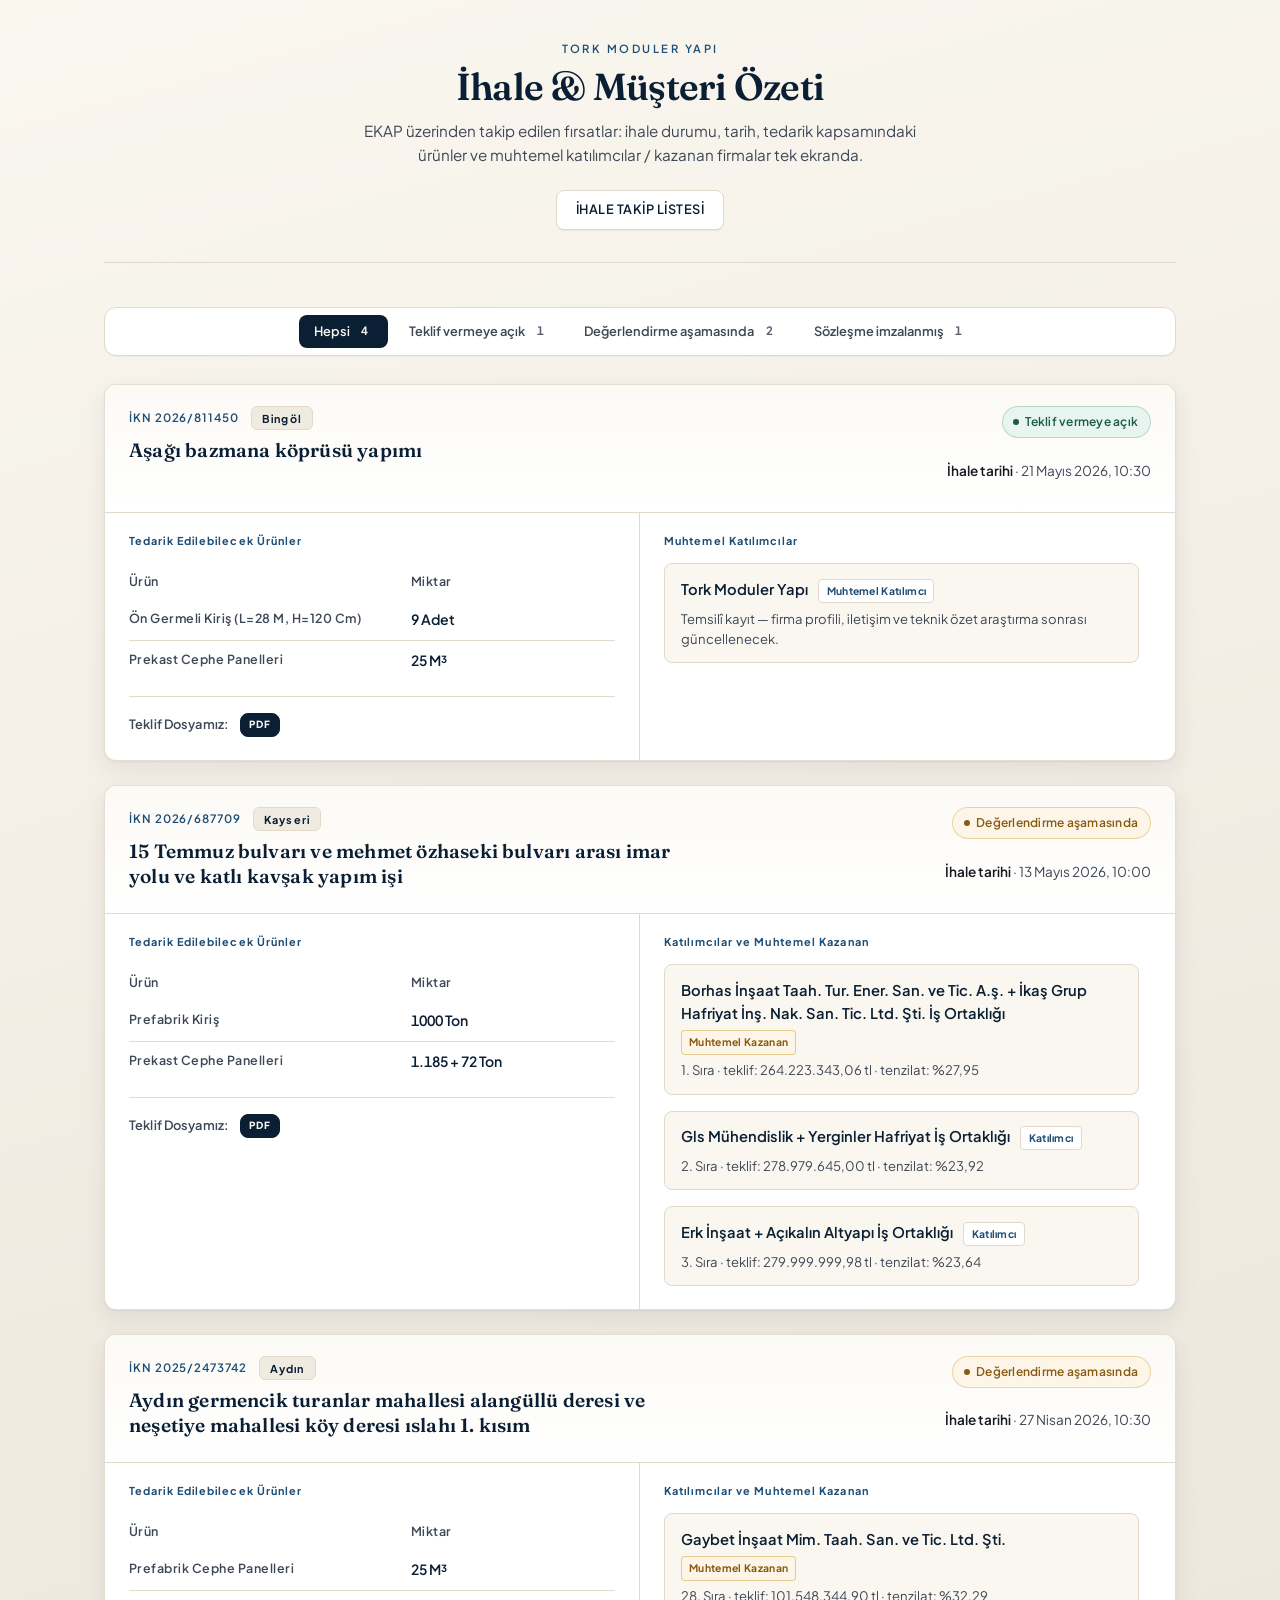
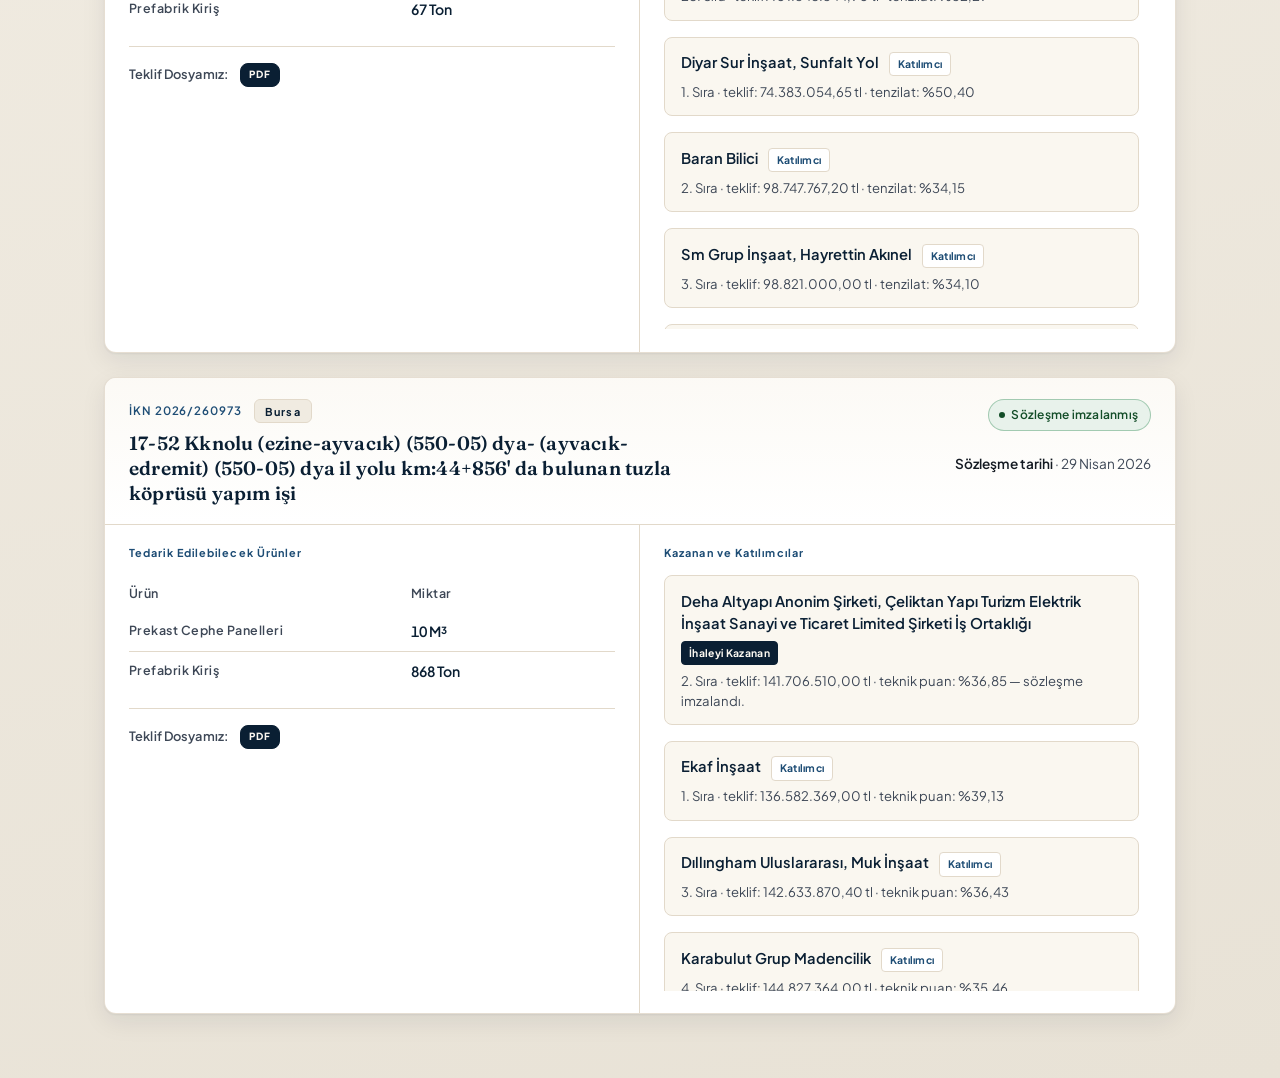
<file: index.html>
<!DOCTYPE html>
<html lang="tr">
  <head>
    <meta charset="UTF-8" />
    <meta name="viewport" content="width=device-width, initial-scale=1" />
    <meta
      name="description"
      content="Tork Moduler Yapı — EKAP kaynaklı müşteri ve ihale takip panosu"
    />
    <title>Tork Moduler — İhale &amp; Müşteri Özeti</title>
    <link rel="preconnect" href="https://fonts.googleapis.com" />
    <link rel="preconnect" href="https://fonts.gstatic.com" crossorigin />
    <link
      href="https://fonts.googleapis.com/css2?family=Fraunces:ital,opsz,wght@0,9..144,500;0,9..144,600;1,9..144,500&family=Plus+Jakarta+Sans:ital,wght@0,400;0,500;0,600;0,700;1,400&display=swap"
      rel="stylesheet"
    />
    <link rel="stylesheet" href="css/main.css" />
  </head>
  <body>
    <div class="page">
      <header class="site-header">
        <p class="site-header__eyebrow">Tork Moduler Yapı</p>
        <h1 class="site-header__title">İhale &amp; Müşteri Özeti</h1>
        <p class="site-header__lead">
          EKAP üzerinden takip edilen fırsatlar: ihale durumu, tarih, tedarik
          kapsamındaki ürünler ve muhtemel katılımcılar / kazanan firmalar tek
          ekranda.
        </p>
        <nav class="site-nav" aria-label="Diğer sayfalar">
          <a class="site-nav__link" href="tork_ihale_takip.html"
            >İhale takip listesi</a
          >
        </nav>
      </header>

      <main>
        <div
          id="filter-bar"
          class="filter-bar"
          role="tablist"
          aria-label="İhale durumuna göre filtrele"
        ></div>
        <div
          id="tender-list"
          class="tender-list"
          role="tabpanel"
          aria-live="polite"
        ></div>
      </main>
    </div>
    <div
      id="party-modal"
      class="party-modal"
      hidden
      aria-hidden="true"
    >
      <div class="party-modal__backdrop" data-close-modal tabindex="-1"></div>
      <div
        class="party-modal__panel"
        role="dialog"
        aria-modal="true"
        aria-labelledby="party-modal-title"
        tabindex="-1"
      >
        <button
          type="button"
          class="party-modal__close"
          data-close-modal
          aria-label="Kapat"
        >
          <span aria-hidden="true">×</span>
        </button>
        <p class="party-modal__context" id="party-modal-context"></p>
        <h2 class="party-modal__title" id="party-modal-title"></h2>
        <p class="party-modal__role" id="party-modal-role"></p>
        <div class="party-modal__body" id="party-modal-body"></div>
      </div>
    </div>
    <script type="module" src="js/app.js"></script>
  </body>
</html>
</file>
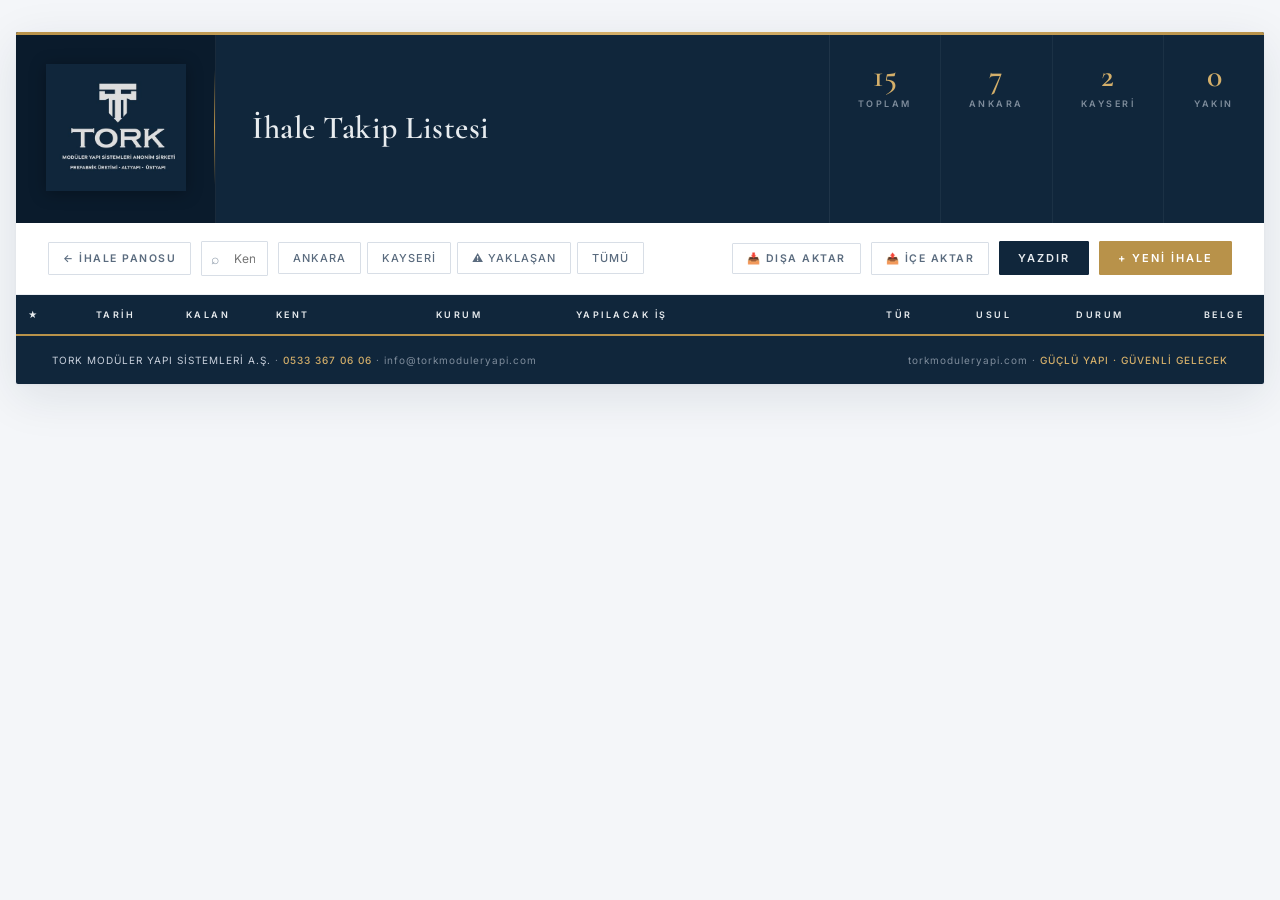
<file: tork_ihale_takip.html>
<!DOCTYPE html>
<html lang="tr">
<head>
<meta charset="UTF-8">
<meta name="viewport" content="width=device-width, initial-scale=1.0">
<title>TORK — İhale Takip Listesi</title>
<link href="https://fonts.googleapis.com/css2?family=Cormorant+Garamond:wght@500;600;700&family=Inter:wght@300;400;500;600;700&display=swap" rel="stylesheet">
<style>
:root {
  --tork-navy: #10263B;
  --tork-navy-deep: #0A1B2C;
  --tork-silver: #C8D0DC;
  --tork-silver-soft: #E8ECEF;
  --tork-gold: #B8924A;
  --tork-gold-light: #D4AF6A;
  --bg: #F4F6F9;
  --paper: #FFFFFF;
  --line: #D8DEE6;
  --line-soft: #ECEFF3;
  --ink: #10263B;
  --ink-soft: #5A6B7E;
  --ink-mute: #8896A6;
  --ankara-bg: #EAF0F8;
  --ankara-border: #B0C4E0;
  --kayseri-bg: #FBF1E2;
  --kayseri-border: #E8C97D;
  --green-bg: #E8F0EA;
  --green: #1A6B3D;
  --warn-bg: #FDF3E0;
  --warn: #B8924A;
  --urgent-bg: #FBE4E4;
  --urgent: #8B2E2E;
}
* { box-sizing: border-box; margin: 0; padding: 0; }
body {
  font-family: 'Inter', sans-serif;
  background: var(--bg);
  color: var(--ink);
  padding: 32px 16px;
  -webkit-font-smoothing: antialiased;
}

.paper {
  max-width: 1280px;
  margin: 0 auto;
  background: var(--paper);
  box-shadow: 0 1px 3px rgba(16,38,59,0.04), 0 12px 48px rgba(16,38,59,0.10);
  border-radius: 2px;
  overflow: hidden;
  position: relative;
}
.paper::before {
  content: '';
  position: absolute; top: 0; left: 0; right: 0;
  height: 3px;
  background: linear-gradient(90deg, var(--tork-gold), var(--tork-gold-light), var(--tork-gold));
  z-index: 5;
}

/* HEADER */
.header { background: var(--tork-navy); color: white; }
.header-grid {
  display: grid;
  grid-template-columns: 200px 1fr auto;
  align-items: stretch;
}
.header-logo {
  background: var(--tork-navy-deep);
  padding: 32px 24px;
  display: flex; align-items: center; justify-content: center;
  border-right: 1px solid rgba(200,208,220,0.08);
  position: relative;
}
.header-logo::after {
  content: ''; position: absolute; top: 50%; right: 0;
  transform: translateY(-50%); width: 1px; height: 60%;
  background: linear-gradient(to bottom, transparent, var(--tork-gold) 50%, transparent);
}
.header-logo img { width: 100%; max-width: 140px; filter: drop-shadow(0 2px 8px rgba(0,0,0,0.3)); }
.header-title { padding: 32px 36px; display: flex; flex-direction: column; justify-content: center; }
.doc-title {
  font-family: 'Cormorant Garamond', serif;
  font-size: 32px; font-weight: 600;
  color: var(--tork-silver-soft);
  letter-spacing: 0.5px; line-height: 1.1;
}

/* STATS */
.header-stats {
  display: flex; gap: 0;
  border-left: 1px solid rgba(200,208,220,0.08);
}
.stat {
  padding: 28px 28px;
  text-align: center;
  border-right: 1px solid rgba(200,208,220,0.06);
  min-width: 100px;
}
.stat:last-child { border-right: none; }
.stat-num {
  font-family: 'Cormorant Garamond', serif;
  font-size: 32px; font-weight: 600;
  color: var(--tork-gold-light); line-height: 1;
}
.stat-lbl {
  font-size: 9px; font-weight: 600; letter-spacing: 2.5px;
  color: rgba(200,208,220,0.6); text-transform: uppercase; margin-top: 6px;
}

/* TOOLBAR */
.toolbar {
  padding: 18px 32px;
  background: var(--paper);
  border-bottom: 1px solid var(--line-soft);
  display: flex; gap: 10px; align-items: center; flex-wrap: wrap;
}
.search-wrap { position: relative; flex: 1; max-width: 320px; }
.search-wrap input {
  width: 100%;
  border: 1px solid var(--line);
  padding: 9px 12px 9px 32px;
  font-family: 'Inter', sans-serif; font-size: 12px;
  outline: none; border-radius: 1px;
  transition: border-color 0.2s;
}
.search-wrap input:focus { border-color: var(--tork-gold); }
.search-wrap::before {
  content: '⌕'; position: absolute; left: 10px; top: 50%;
  transform: translateY(-50%); color: var(--ink-mute); font-size: 14px;
}

.filter-group { display: flex; gap: 6px; }
.f-btn {
  padding: 8px 14px; border: 1px solid var(--line);
  background: var(--paper); color: var(--ink-soft);
  font-family: 'Inter', sans-serif; font-size: 11px; font-weight: 500;
  letter-spacing: 1px; cursor: pointer; border-radius: 1px;
  transition: all 0.15s; text-transform: uppercase;
}
.f-btn:hover { border-color: var(--tork-navy); color: var(--tork-navy); }
.f-btn.active { background: var(--tork-navy); color: var(--tork-silver-soft); border-color: var(--tork-navy); }
.f-btn.ankara.active { background: var(--ankara-border); border-color: var(--ankara-border); color: var(--tork-navy); }
.f-btn.kayseri.active { background: var(--tork-gold); border-color: var(--tork-gold); color: white; }

.toolbar-spacer { flex: 1; }
.btn {
  padding: 9px 18px; font-family: 'Inter', sans-serif;
  font-size: 11px; font-weight: 600; letter-spacing: 2px;
  text-transform: uppercase; cursor: pointer; border-radius: 1px;
  border: 1px solid; transition: all 0.2s;
}
.btn-primary { background: var(--tork-navy); color: var(--tork-silver-soft); border-color: var(--tork-navy); }
.btn-primary:hover { background: var(--tork-navy-deep); }
.btn-gold { background: var(--tork-gold); color: white; border-color: var(--tork-gold); }
.btn-gold:hover { background: var(--tork-gold-light); }

/* TABLE */
.table-wrap { overflow-x: auto; }
table { width: 100%; border-collapse: collapse; font-size: 12px; }
thead tr { background: var(--tork-navy); position: sticky; top: 0; z-index: 2; }
thead th {
  padding: 14px 12px;
  color: var(--tork-silver-soft);
  font-family: 'Inter', sans-serif;
  font-size: 9px; font-weight: 600; letter-spacing: 2.5px;
  text-transform: uppercase; text-align: left; white-space: nowrap;
  border-bottom: 2px solid var(--tork-gold);
}
thead th.center { text-align: center; }
tbody tr {
  border-bottom: 1px solid var(--line-soft);
  transition: background 0.1s;
}
tbody tr.main-row { cursor: pointer; }
tbody tr.main-row:hover { background: var(--bg); }
tbody td { padding: 12px 12px; vertical-align: middle; }
tbody tr.ankara { background: var(--ankara-bg); }
tbody tr.kayseri { background: var(--kayseri-bg); }
tbody tr.pazarlik { background: var(--green-bg); }
tbody tr.urgent { background: var(--urgent-bg); }
tbody tr.warning { background: var(--warn-bg); }

/* DETAIL ROW */
tr.detail-row { display: none; }
tr.detail-row.open { display: table-row; }
tr.detail-row td {
  padding: 0; background: var(--bg);
  border-bottom: 1px solid var(--line);
  border-top: 1px solid var(--line);
}
.detail-content {
  padding: 24px 32px;
  display: grid;
  grid-template-columns: 1fr 1fr 320px;
  gap: 28px;
}
.detail-section h4 {
  font-size: 9px; font-weight: 600; letter-spacing: 2.5px;
  color: var(--tork-gold); text-transform: uppercase;
  margin-bottom: 14px; padding-bottom: 6px;
  border-bottom: 1px solid var(--line);
}
.detail-grid { display: grid; gap: 12px 20px; }
.detail-grid.cols-2 { grid-template-columns: 1fr 1fr; }
.detail-field { display: flex; flex-direction: column; gap: 4px; }
.detail-field label {
  font-size: 8.5px; font-weight: 600; letter-spacing: 2px;
  color: var(--ink-mute); text-transform: uppercase;
}
.detail-field input, .detail-field select, .detail-field textarea {
  border: none; border-bottom: 1px solid var(--line);
  padding: 4px 0 6px;
  font-family: 'Inter', sans-serif; font-size: 12px;
  color: var(--ink); background: transparent; outline: none;
}
.detail-field input:focus, .detail-field select:focus, .detail-field textarea:focus {
  border-bottom-color: var(--tork-gold);
}
.detail-field textarea {
  border: 1px solid var(--line); padding: 8px 10px;
  resize: vertical; min-height: 60px; line-height: 1.5;
}

/* CHECKLIST */
.checklist {
  background: var(--paper);
  border: 1px solid var(--line);
  padding: 16px;
}
.check-item {
  display: flex; align-items: center; gap: 10px;
  padding: 6px 0;
  border-bottom: 1px solid var(--line-soft);
  font-size: 11.5px;
  cursor: pointer;
}
.check-item:last-child { border-bottom: none; }
.check-item input[type=checkbox] {
  width: 14px; height: 14px;
  accent-color: var(--tork-gold); cursor: pointer;
}
.check-item label { cursor: pointer; flex: 1; color: var(--ink-soft); }
.check-item input:checked + label {
  color: var(--green); text-decoration: line-through;
}
.check-progress {
  margin-top: 12px; padding-top: 12px;
  border-top: 1px solid var(--line);
  display: flex; justify-content: space-between; align-items: center;
}
.progress-bar {
  flex: 1; height: 4px;
  background: var(--line); border-radius: 2px; margin: 0 12px;
  overflow: hidden;
}
.progress-fill {
  height: 100%; background: var(--tork-gold);
  transition: width 0.3s;
}
.progress-txt { font-size: 10px; color: var(--ink-soft); font-weight: 600; }

/* CHIPS / BADGES */
.badge {
  display: inline-block; padding: 3px 8px;
  font-size: 9.5px; font-weight: 600; letter-spacing: 1px;
  text-transform: uppercase; border-radius: 1px;
  white-space: nowrap;
}
.b-acik { background: var(--tork-navy); color: var(--tork-silver-soft); }
.b-pazarlik { background: var(--green); color: white; }
.b-yapim { background: var(--ink-soft); color: white; }
.b-mal { background: #6B5B8E; color: white; }
.b-hizmet { background: #4A7B8A; color: white; }
.b-ankara { background: var(--ankara-border); color: var(--tork-navy); }
.b-kayseri { background: var(--tork-gold); color: white; }

.kurum-tag {
  display: inline-block; padding: 2px 8px;
  background: rgba(16,38,59,0.06); color: var(--ink-soft);
  font-size: 10px; font-weight: 500;
  border-radius: 1px; margin-right: 4px;
}

/* DURUM SELECT */
.durum-select {
  border: 1px solid var(--line); padding: 5px 8px;
  font-family: 'Inter', sans-serif; font-size: 10.5px; font-weight: 600;
  background: var(--paper); cursor: pointer; outline: none;
  border-radius: 1px; color: var(--ink);
  transition: all 0.2s;
}
.durum-select:focus { border-color: var(--tork-gold); }

/* DURUM RENKLERİ */
.durum-select.takipte,
.durum-select.dokuman {
  background: #F4F6F9; color: var(--ink-soft);
  border-color: var(--line);
}
.durum-select.teklif-hazir {
  background: #FDF3E0; color: #8B6914;
  border-color: #E8C97D;
}
.durum-select.teklif-verildi {
  background: #E4ECF7; color: #1F4A8B;
  border-color: #B0C4E8;
}
.durum-select.kazanildi {
  background: #D9EDDF; color: #0A4D33;
  border-color: #1A6B3D;
}
.durum-select.kaybedildi,
.durum-select.iptal {
  background: #FBE4E4; color: #8B2E2E;
  border-color: #D88B8B;
}

/* COUNTDOWN */
.countdown {
  display: inline-flex; align-items: center; gap: 4px;
  font-size: 10.5px; font-weight: 500;
}
.countdown.urgent { color: var(--urgent); font-weight: 700; }
.countdown.warning { color: var(--warn); font-weight: 600; }
.countdown.normal { color: var(--ink-soft); }

/* STAR */
.star-btn {
  background: none; border: none; cursor: pointer;
  font-size: 16px; color: var(--line); padding: 0;
  transition: color 0.15s, transform 0.15s;
}
.star-btn.starred { color: var(--tork-gold-light); }
.star-btn:hover { transform: scale(1.2); }

/* EXPAND ICON */
.expand-btn {
  background: none; border: none; cursor: pointer;
  color: var(--ink-mute); font-size: 12px; padding: 4px 6px;
  transition: transform 0.2s;
}
.expand-btn.open { transform: rotate(90deg); color: var(--tork-gold); }

/* SECTION DIVIDERS */
.section-divider td {
  background: var(--tork-navy-deep);
  color: var(--tork-gold-light);
  font-family: 'Inter', sans-serif;
  font-size: 9.5px; font-weight: 600; letter-spacing: 3px;
  padding: 8px 16px;
  text-transform: uppercase;
  border-top: 1px solid var(--tork-gold);
}

/* ADD FORM */
.add-form {
  display: none;
  padding: 24px 32px;
  background: #FBF8F1;
  border-top: 2px solid var(--tork-gold);
}
.add-form.show { display: block; }
.add-form-title {
  font-family: 'Cormorant Garamond', serif;
  font-size: 18px; color: var(--tork-navy);
  margin-bottom: 18px;
}
.add-grid {
  display: grid;
  grid-template-columns: 130px 180px 1fr 130px 130px;
  gap: 12px; margin-bottom: 12px;
}
.add-grid input, .add-grid select {
  border: 1px solid var(--line); padding: 8px 10px;
  font-family: 'Inter', sans-serif; font-size: 12px;
  outline: none; border-radius: 1px;
}
.add-grid input:focus, .add-grid select:focus { border-color: var(--tork-gold); }
.add-grid-2 {
  display: grid;
  grid-template-columns: 240px 240px 1fr;
  gap: 12px; margin-bottom: 14px;
}
.add-grid-2 input, .add-grid-2 select {
  border: 1px solid var(--line); padding: 8px 10px;
  font-family: 'Inter', sans-serif; font-size: 12px;
  outline: none; border-radius: 1px;
}
.add-actions { display: flex; gap: 8px; }

/* FOOTER */
.footer {
  background: var(--tork-navy);
  color: rgba(200,208,220,0.6);
  padding: 18px 36px;
  display: flex; justify-content: space-between; align-items: center;
  font-size: 10px; letter-spacing: 1px;
}
.footer .gold { color: var(--tork-gold-light); font-weight: 500; }
.footer .silver { color: var(--tork-silver); }

@media print {
  body { background: white; padding: 0; }
  .paper { box-shadow: none; max-width: 100%; }
  .toolbar, .add-form, .star-btn, .expand-btn { display: none !important; }
  thead tr { position: static; }
}
</style>
</head>
<body>

<div class="paper">

  <!-- HEADER -->
  <header class="header">
    <div class="header-grid">
      <div class="header-logo">
        <img src="[data-uri]" alt="TORK">
      </div>
      <div class="header-title">
        <h1 class="doc-title">İhale Takip Listesi</h1>
      </div>
      <div class="header-stats">
        <div class="stat"><div class="stat-num" id="s-total">15</div><div class="stat-lbl">Toplam</div></div>
        <div class="stat"><div class="stat-num" id="s-ankara">7</div><div class="stat-lbl">Ankara</div></div>
        <div class="stat"><div class="stat-num" id="s-kayseri">2</div><div class="stat-lbl">Kayseri</div></div>
        <div class="stat"><div class="stat-num" id="s-urgent">0</div><div class="stat-lbl">Yakın</div></div>
      </div>
    </div>
  </header>

  <!-- TOOLBAR -->
  <div class="toolbar">
    <a
      href="index.html"
      class="btn"
      style="background:transparent;border:1px solid var(--line);color:var(--ink-soft);padding:9px 14px;font-size:10.5px;font-weight:600;letter-spacing:1.5px;text-transform:uppercase;text-decoration:none;border-radius:1px;white-space:nowrap"
      >← İhale panosu</a
    >
    <div class="search-wrap">
      <input type="text" id="search" placeholder="Kent · firma · iş tanımı ara..." oninput="render()">
    </div>
    <div class="filter-group">
      <button class="f-btn ankara" id="f-ankara" onclick="setFilter('ankara')">Ankara</button>
      <button class="f-btn kayseri" id="f-kayseri" onclick="setFilter('kayseri')">Kayseri</button>
      <button class="f-btn" id="f-yakin" onclick="setFilter('yakin')">⚠ Yaklaşan</button>
      <button class="f-btn" id="f-tum" onclick="setFilter(null)">Tümü</button>
    </div>
    <div class="toolbar-spacer"></div>
    <button class="btn" onclick="exportIhale()" style="background:transparent;border:1px solid var(--line);color:var(--ink-soft);padding:8px 14px;font-size:10.5px;font-weight:600;letter-spacing:1.5px;text-transform:uppercase;cursor:pointer;border-radius:1px;">📥 Dışa Aktar</button>
    <label style="background:transparent;border:1px solid var(--line);color:var(--ink-soft);padding:9px 14px;font-size:10.5px;font-weight:600;letter-spacing:1.5px;text-transform:uppercase;cursor:pointer;border-radius:1px;">
      📤 İçe Aktar <input type="file" accept=".json" onchange="importIhale(this)" style="display:none">
    </label>
    <button class="btn btn-primary" onclick="window.print()">Yazdır</button>
    <button class="btn btn-gold" onclick="toggleAdd()">+ Yeni İhale</button>
  </div>

  <!-- TABLE -->
  <div class="table-wrap">
    <table id="ihale-table">
      <thead>
        <tr>
          <th width="32" class="center">★</th>
          <th width="32"></th>
          <th width="90">Tarih</th>
          <th width="90">Kalan</th>
          <th width="160">Kent</th>
          <th width="140">Kurum</th>
          <th>Yapılacak İş</th>
          <th width="90">Tür</th>
          <th width="100">Usul</th>
          <th width="120">Durum</th>
          <th width="80" class="center">Belge</th>
        </tr>
      </thead>
      <tbody id="tbody"></tbody>
    </table>
  </div>

  <!-- ADD FORM -->
  <div class="add-form" id="add-form">
    <div class="add-form-title">Yeni İhale Ekle</div>
    <div class="add-grid">
      <input type="date" id="n-tarih">
      <input type="text" id="n-kent" placeholder="Kent / Bölge">
      <input type="text" id="n-is" placeholder="Yapılacak iş açıklaması">
      <select id="n-tur">
        <option>Yapım</option><option>Mal</option><option>Hizmet</option>
      </select>
      <select id="n-usul">
        <option>Açık Usul</option><option>Pazarlık Usulü</option>
      </select>
    </div>
    <div class="add-grid-2">
      <input type="text" id="n-kurum" placeholder="İhale sahibi kurum (KGM, DSİ vb.)">
      <input type="text" id="n-ekap" placeholder="EKAP İhale Kayıt No">
      <input type="text" id="n-bedel" placeholder="Tahmini bedel (₺)">
    </div>
    <div class="add-actions">
      <button class="btn btn-primary" onclick="addNew()">Kaydet</button>
      <button class="btn" onclick="toggleAdd()" style="background:transparent;color:var(--ink-soft);border-color:var(--line)">İptal</button>
    </div>
  </div>

  <!-- FOOTER -->
  <footer class="footer">
    <div>
      <span class="silver">TORK MODÜLER YAPI SİSTEMLERİ A.Ş.</span> · 
      <span class="gold">0533 367 06 06</span> · info@torkmoduleryapi.com
    </div>
    <div>torkmoduleryapi.com · <span class="gold">GÜÇLÜ YAPI · GÜVENLİ GELECEK</span></div>
  </footer>

</div>

<script>
const standardChecklist = [
  "Ticaret Sicil Belgesi",
  "İmza Sirküleri", 
  "Vergi Levhası",
  "SGK Borcu Yoktur Yazısı",
  "Vergi Borcu Yoktur Yazısı",
  "İhale Dosyası Satın Alındı",
  "İş Deneyim Belgesi",
  "Geçici Teminat Hazırlandı",
  "Teklif Mektubu Hazır",
  "Teklif Zarfı Teslim Edildi"
];

let ihaleler = [
  {tarih:"05.05.2026", kent:"Ankara", is:"Kızılcahamam - Gerede Devlet Yolu köprü işleri, üstyapı ve çeşitli işler", usul:"Açık Usul", tur:"Yapım", kurum:"KGM", durum:"Takipte", not:"", star:false, ekap:"", bedel:"", teminat:"", sorumlu:"", saat:"10:00", checklist:[]},
  {tarih:"06.05.2026", kent:"Ankara", is:"Polatlı bin başlık koyun ağılı yapımı", usul:"Açık Usul", tur:"Yapım", kurum:"Polatlı Bld.", durum:"Takipte", not:"", star:false, ekap:"", bedel:"", teminat:"", sorumlu:"", saat:"", checklist:[]},
  {tarih:"06.05.2026", kent:"Afyonkarahisar", is:"Başmakçı Belediyesi 11 adet sanayi dükkanı yapım işi", usul:"Açık Usul", tur:"Yapım", kurum:"Başmakçı Bld.", durum:"Takipte", not:"", star:false, ekap:"", bedel:"", teminat:"", sorumlu:"", saat:"", checklist:[]},
  {tarih:"06.05.2026", kent:"Eskişehir", is:"Eskişehir Tabiat Parkı su deposu yapım işi", usul:"Açık Usul", tur:"Yapım", kurum:"Eskişehir Bb.", durum:"Takipte", not:"", star:false, ekap:"", bedel:"", teminat:"", sorumlu:"", saat:"", checklist:[]},
  {tarih:"13.05.2026", kent:"Kayseri", is:"15 Temmuz Bulvarı - Özhaseki Bulvarı imar yolu ve katlı kavşak yapım işi", usul:"Açık Usul", tur:"Yapım", kurum:"Kayseri Bb.", durum:"Takipte", not:"", star:true, ekap:"", bedel:"", teminat:"", sorumlu:"", saat:"", checklist:[]},
  {tarih:"13.05.2026", kent:"Eskişehir", is:"TÜRESAŞ Eskişehir Bölge Müd. yeni lokomotif montaj fabrika yapımı", usul:"Açık Usul", tur:"Yapım", kurum:"TÜRESAŞ", durum:"Takipte", not:"Stratejik proje", star:true, ekap:"", bedel:"", teminat:"", sorumlu:"", saat:"", checklist:[]},
  {tarih:"20.05.2026", kent:"Çankırı", is:"Hazır beton ve beton bariyer alım işi", usul:"Açık Usul", tur:"Mal", kurum:"Çankırı İl Özel İd.", durum:"Takipte", not:"", star:false, ekap:"", bedel:"", teminat:"", sorumlu:"", saat:"", checklist:[]},
  {tarih:"20.05.2026", kent:"Adana", is:"Yüreğir İlçesi Seyhan Mahallesi semt merkezi yapımı", usul:"Açık Usul", tur:"Yapım", kurum:"Yüreğir Bld.", durum:"Takipte", not:"", star:false, ekap:"", bedel:"", teminat:"", sorumlu:"", saat:"", checklist:[]},
  {tarih:"21.05.2026", kent:"Çankırı", is:"Valilik Bölgesi Köprülü Kavşak İşi", usul:"Açık Usul", tur:"Yapım", kurum:"KGM", durum:"Takipte", not:"", star:false, ekap:"", bedel:"", teminat:"", sorumlu:"", saat:"", checklist:[]},
  {tarih:"22.05.2026", kent:"Kayseri", is:"Yeniköy Mahallesi spor tesisi ve sentetik çim yapımı", usul:"Açık Usul", tur:"Yapım", kurum:"Kayseri Bb.", durum:"Takipte", not:"", star:false, ekap:"", bedel:"", teminat:"", sorumlu:"", saat:"", checklist:[]},
  {tarih:"01.06.2026", kent:"Ankara", is:"3. Bölge şehir tanzimi ve duvar çevreleme işi", usul:"Açık Usul", tur:"Yapım", kurum:"Ankara Bb.", durum:"Takipte", not:"", star:false, ekap:"", bedel:"", teminat:"", sorumlu:"", saat:"", checklist:[]},
  {tarih:"02.06.2026", kent:"Çorum", is:"TOKİ İlk İşyerim Projesi 225 adet işyeri, altyapı ve çevre düzenlemesi", usul:"Açık Usul", tur:"Yapım", kurum:"TOKİ", durum:"Takipte", not:"Büyük ölçekli", star:true, ekap:"", bedel:"", teminat:"", sorumlu:"", saat:"", checklist:[]},
  {tarih:"03.06.2026", kent:"Ankara / Samsun / Trabzon", is:"Muhtelif yerlerde fiber optik kablo altyapısı tesis edilmesi", usul:"Açık Usul", tur:"Yapım", kurum:"Türk Telekom / BTK", durum:"Takipte", not:"", star:false, ekap:"", bedel:"", teminat:"", sorumlu:"", saat:"", checklist:[]},
  {tarih:"03.06.2026", kent:"Ankara", is:"Örnek köy uygulamaları hayvansal gübre depoları yapım işi", usul:"Açık Usul", tur:"Yapım", kurum:"Tarım Bk.", durum:"Takipte", not:"", star:false, ekap:"", bedel:"", teminat:"", sorumlu:"", saat:"", checklist:[]},
  {tarih:"03.06.2026", kent:"Ankara", is:"Boraks Penta üretim tesisi yapım işi", usul:"Pazarlık Usulü", tur:"Yapım", kurum:"Eti Maden", durum:"Takipte", not:"Pazarlık usulü", star:true, ekap:"", bedel:"", teminat:"", sorumlu:"", saat:"", checklist:[]}
];

let filterMode = null;
let openRow = null;

function parseDate(s) {
  const [d,m,y] = s.split('.');
  return new Date(`${y}-${m}-${d}`);
}
function daysUntil(s) {
  const d = parseDate(s);
  const today = new Date(); today.setHours(0,0,0,0);
  return Math.ceil((d - today) / (1000*60*60*24));
}
function formatBedel(b) {
  if (!b) return '';
  const n = parseInt(b.replace(/\D/g,''));
  if (!n) return b;
  return n.toLocaleString('tr-TR') + ' ₺';
}

function durumClass(durum) {
  const map = {
    'Takipte': 'takipte',
    'Doküman Alındı': 'dokuman',
    'Teklif Hazır': 'teklif-hazir',
    'Teklif Verildi': 'teklif-verildi',
    'Kazanıldı': 'kazanildi',
    'Kaybedildi': 'kaybedildi',
    'İptal': 'iptal'
  };
  return map[durum] || 'takipte';
}

function render() {
  const tbody = document.getElementById('tbody');
  const search = document.getElementById('search').value.toLowerCase();
  tbody.innerHTML = '';
  let count=0, ankaraC=0, kayseriC=0, urgentC=0;
  let lastMonth = '';

  ihaleler.forEach((d, i) => {
    if (search && !d.kent.toLowerCase().includes(search) && !d.is.toLowerCase().includes(search) && !(d.kurum||'').toLowerCase().includes(search)) return;
    if (filterMode === 'ankara' && !d.kent.includes('Ankara')) return;
    if (filterMode === 'kayseri' && !d.kent.includes('Kayseri')) return;
    const days = daysUntil(d.tarih);
    if (filterMode === 'yakin' && days > 7) return;

    count++;
    if (d.kent.includes('Ankara')) ankaraC++;
    if (d.kent.includes('Kayseri')) kayseriC++;
    if (days <= 7 && days >= 0) urgentC++;

    // month divider
    const monthKey = d.tarih.split('.').slice(1).join('.');
    const monthName = ['','Ocak','Şubat','Mart','Nisan','Mayıs','Haziran','Temmuz','Ağustos','Eylül','Ekim','Kasım','Aralık'][parseInt(d.tarih.split('.')[1])];
    if (monthKey !== lastMonth) {
      lastMonth = monthKey;
      const divTr = document.createElement('tr');
      divTr.className = 'section-divider';
      divTr.innerHTML = `<td colspan="11">${monthName} ${d.tarih.split('.')[2]}</td>`;
      tbody.appendChild(divTr);
    }

    let rowClass = '';
    if (d.kent.includes('Ankara')) rowClass = 'ankara';
    else if (d.kent.includes('Kayseri')) rowClass = 'kayseri';
    else if (d.usul === 'Pazarlık Usulü') rowClass = 'pazarlik';
    if (days >= 0 && days <= 3) rowClass += ' urgent';
    else if (days > 3 && days <= 7) rowClass += ' warning';

    let countdownClass = 'normal', countdownText;
    if (days < 0) { countdownText = `${Math.abs(days)} gün geçti`; countdownClass = 'urgent'; }
    else if (days === 0) { countdownText = 'BUGÜN'; countdownClass = 'urgent'; }
    else if (days <= 3) { countdownText = `${days} gün kaldı`; countdownClass = 'urgent'; }
    else if (days <= 7) { countdownText = `${days} gün`; countdownClass = 'warning'; }
    else { countdownText = `${days} gün`; countdownClass = 'normal'; }

    const checkDone = (d.checklist || []).filter(x => x).length;
    const checkTotal = standardChecklist.length;
    const checkPct = Math.round((checkDone / checkTotal) * 100);

    const turBadge = d.tur === 'Yapım' ? 'b-yapim' : (d.tur === 'Mal' ? 'b-mal' : 'b-hizmet');
    const usulBadge = d.usul === 'Pazarlık Usulü' ? 'b-pazarlik' : 'b-acik';

    // Main row
    const tr = document.createElement('tr');
    tr.className = 'main-row ' + rowClass;
    tr.innerHTML = `
      <td class="center"><button class="star-btn ${d.star?'starred':''}" onclick="event.stopPropagation();toggleStar(${i})">${d.star?'★':'☆'}</button></td>
      <td><button class="expand-btn ${openRow===i?'open':''}" onclick="event.stopPropagation();toggleDetail(${i})">▶</button></td>
      <td><div style="font-weight:500">${d.tarih}</div>${d.saat?`<div style="font-size:10px;color:var(--ink-mute)">${d.saat}</div>`:''}</td>
      <td><span class="countdown ${countdownClass}">${countdownText}</span></td>
      <td>${d.kent}</td>
      <td><span class="kurum-tag">${d.kurum||'—'}</span></td>
      <td style="font-size:12px;line-height:1.4">${d.is}</td>
      <td><span class="badge ${turBadge}">${d.tur}</span></td>
      <td><span class="badge ${usulBadge}">${d.usul}</span></td>
      <td>
        <select class="durum-select ${durumClass(d.durum)}" onclick="event.stopPropagation()" onchange="updateField(${i},'durum',this.value); render();">
          ${['Takipte','Doküman Alındı','Teklif Hazır','Teklif Verildi','Kazanıldı','Kaybedildi','İptal'].map(s => `<option ${d.durum===s?'selected':''}>${s}</option>`).join('')}
        </select>
      </td>
      <td class="center" style="font-size:10px;color:var(--ink-soft);font-weight:600">${checkDone}/${checkTotal}</td>
    `;
    tr.onclick = () => toggleDetail(i);
    tbody.appendChild(tr);

    // Detail row
    const detailTr = document.createElement('tr');
    detailTr.className = 'detail-row ' + (openRow === i ? 'open' : '');
    detailTr.id = `detail-${i}`;
    detailTr.innerHTML = `
      <td colspan="11">
        <div class="detail-content">
          <div class="detail-section">
            <h4>İhale Bilgileri</h4>
            <div class="detail-grid cols-2">
              <div class="detail-field">
                <label>EKAP İhale Kayıt No</label>
                <input type="text" value="${d.ekap}" placeholder="2026/000000" onchange="updateField(${i},'ekap',this.value)">
              </div>
              <div class="detail-field">
                <label>İhale Saati</label>
                <input type="time" value="${d.saat}" onchange="updateField(${i},'saat',this.value)">
              </div>
              <div class="detail-field">
                <label>Tahmini Bedel</label>
                <input type="text" value="${d.bedel}" placeholder="₺" onchange="updateField(${i},'bedel',this.value)">
              </div>
              <div class="detail-field">
                <label>Geçici Teminat</label>
                <input type="text" value="${d.teminat}" placeholder="₺" onchange="updateField(${i},'teminat',this.value)">
              </div>
              <div class="detail-field">
                <label>Sorumlu Personel</label>
                <input type="text" value="${d.sorumlu}" placeholder="Personel adı" onchange="updateField(${i},'sorumlu',this.value)">
              </div>
              <div class="detail-field">
                <label>İhale Sahibi Kurum</label>
                <input type="text" value="${d.kurum||''}" onchange="updateField(${i},'kurum',this.value)">
              </div>
              <div class="detail-field" style="grid-column:span 2">
                <label>Notlar</label>
                <textarea onchange="updateField(${i},'not',this.value)" placeholder="Önemli notlar, hatırlatmalar...">${d.not||''}</textarea>
              </div>
            </div>
          </div>

          <div class="detail-section">
            <h4>İş Detayı</h4>
            <div class="detail-field">
              <label>Yapılacak İş</label>
              <textarea onchange="updateField(${i},'is',this.value)" style="min-height:80px">${d.is}</textarea>
            </div>
            <div class="detail-grid cols-2" style="margin-top:14px">
              <div class="detail-field">
                <label>İhale Türü</label>
                <select onchange="updateField(${i},'tur',this.value)">
                  ${['Yapım','Mal','Hizmet'].map(s => `<option ${d.tur===s?'selected':''}>${s}</option>`).join('')}
                </select>
              </div>
              <div class="detail-field">
                <label>İhale Usulü</label>
                <select onchange="updateField(${i},'usul',this.value)">
                  ${['Açık Usul','Pazarlık Usulü','Belli İstekliler Arası'].map(s => `<option ${d.usul===s?'selected':''}>${s}</option>`).join('')}
                </select>
              </div>
            </div>
          </div>

          <div class="detail-section">
            <h4>Belge Kontrol</h4>
            <div class="checklist">
              ${standardChecklist.map((item, ci) => `
                <div class="check-item">
                  <input type="checkbox" id="ck-${i}-${ci}" ${(d.checklist||[])[ci]?'checked':''} onchange="toggleCheck(${i},${ci})">
                  <label for="ck-${i}-${ci}">${item}</label>
                </div>
              `).join('')}
              <div class="check-progress">
                <span class="progress-txt">${checkDone}/${checkTotal}</span>
                <div class="progress-bar"><div class="progress-fill" style="width:${checkPct}%"></div></div>
                <span class="progress-txt">${checkPct}%</span>
              </div>
            </div>
          </div>
        </div>
      </td>
    `;
    tbody.appendChild(detailTr);
  });

  document.getElementById('s-total').textContent = count;
  document.getElementById('s-ankara').textContent = ankaraC;
  document.getElementById('s-kayseri').textContent = kayseriC;
  document.getElementById('s-urgent').textContent = urgentC;
}

function toggleDetail(i) {
  openRow = (openRow === i) ? null : i;
  render();
}
function toggleStar(i) { ihaleler[i].star = !ihaleler[i].star; render(); }
function updateField(i, field, val) { ihaleler[i][field] = val; }
function toggleCheck(i, ci) {
  ihaleler[i].checklist = ihaleler[i].checklist || [];
  ihaleler[i].checklist[ci] = !ihaleler[i].checklist[ci];
  render();
}
function setFilter(mode) {
  filterMode = filterMode === mode ? null : mode;
  ['ankara','kayseri','yakin'].forEach(m => {
    const el = document.getElementById('f-'+m);
    if (el) el.classList.toggle('active', filterMode === m);
  });
  render();
}
function toggleAdd() {
  document.getElementById('add-form').classList.toggle('show');
  document.getElementById('n-tarih').valueAsDate = new Date();
}
function addNew() {
  const t = document.getElementById('n-tarih').value;
  const kent = document.getElementById('n-kent').value.trim();
  const is = document.getElementById('n-is').value.trim();
  if (!kent || !is) { alert('Kent ve iş alanları zorunludur'); return; }
  const d = new Date(t);
  const tarih = `${String(d.getDate()).padStart(2,'0')}.${String(d.getMonth()+1).padStart(2,'0')}.${d.getFullYear()}`;
  ihaleler.push({
    tarih, kent, is,
    tur: document.getElementById('n-tur').value,
    usul: document.getElementById('n-usul').value,
    kurum: document.getElementById('n-kurum').value,
    ekap: document.getElementById('n-ekap').value,
    bedel: document.getElementById('n-bedel').value,
    durum: 'Takipte', not: '', star: false, teminat: '', sorumlu: '', saat: '', checklist: []
  });
  ihaleler.sort((a,b) => parseDate(a.tarih) - parseDate(b.tarih));
  ['n-kent','n-is','n-kurum','n-ekap','n-bedel'].forEach(id => document.getElementById(id).value = '');
  toggleAdd();
  render();
}

// LOCALSTORAGE
function saveIhale() {
  try { localStorage.setItem('tork_ihaleler', JSON.stringify(ihaleler)); } catch(e) {}
}
function loadIhale() {
  try {
    const s = localStorage.getItem('tork_ihaleler');
    if (s) { const p = JSON.parse(s); if (p && p.length) ihaleler = p; }
  } catch(e) {}
}

// Orijinal fonksiyonları wrap et
const _toggleStar = toggleStar;
toggleStar = function(i) { ihaleler[i].star = !ihaleler[i].star; saveIhale(); render(); };

const _deleteRow = deleteRow;
if (typeof deleteRow !== 'undefined') {
  deleteRow = function(i) {
    if(confirm('Bu ihaley silinsin mi?')) { ihaleler.splice(i, 1); saveIhale(); render(); }
  };
}

const _addNew = addNew;
addNew = function() {
  const t = document.getElementById('n-tarih').value;
  const kent = document.getElementById('n-kent').value.trim();
  const is = document.getElementById('n-is').value.trim();
  if (!kent || !is) { alert('Kent ve iş alanları zorunludur'); return; }
  const d = new Date(t);
  const tarih = `${String(d.getDate()).padStart(2,'0')}.${String(d.getMonth()+1).padStart(2,'0')}.${d.getFullYear()}`;
  ihaleler.push({
    tarih, kent, is,
    tur: document.getElementById('n-tur').value,
    usul: document.getElementById('n-usul').value,
    kurum: document.getElementById('n-kurum').value,
    ekap: document.getElementById('n-ekap').value,
    bedel: document.getElementById('n-bedel').value,
    durum: 'Takipte', not: '', star: false, teminat: '', sorumlu: '', saat: '', checklist: []
  });
  ihaleler.sort((a,b) => parseDate(a.tarih) - parseDate(b.tarih));
  ['n-kent','n-is','n-kurum','n-ekap','n-bedel'].forEach(id => document.getElementById(id).value = '');
  toggleAdd();
  saveIhale();
  render();
};

// updateField wrap
const _updateField = updateField;
updateField = function(i, field, val) {
  _updateField(i, field, val);
  saveIhale();
};

// toggleCheck wrap
const _toggleCheck = toggleCheck;
toggleCheck = function(i, ci) {
  ihaleler[i].checklist = ihaleler[i].checklist || [];
  ihaleler[i].checklist[ci] = !ihaleler[i].checklist[ci];
  saveIhale();
  render();
};

function exportIhale() {
  const json = JSON.stringify(ihaleler, null, 2);
  const blob = new Blob([json], {type: 'application/json'});
  const a = document.createElement('a');
  a.href = URL.createObjectURL(blob);
  const d = new Date();
  a.download = `tork_ihaleler_${d.getFullYear()}${String(d.getMonth()+1).padStart(2,'0')}${String(d.getDate()).padStart(2,'0')}.json`;
  a.click();
}

function importIhale(input) {
  const file = input.files[0];
  if (!file) return;
  const reader = new FileReader();
  reader.onload = e => {
    try {
      const parsed = JSON.parse(e.target.result);
      if (!Array.isArray(parsed)) { alert('Geçersiz dosya'); return; }
      if (!confirm(`${parsed.length} ihale yüklenecek. Mevcut veriler silinecek. Devam?`)) return;
      ihaleler = parsed;
      saveIhale();
      ihaleler.sort((a,b) => parseDate(a.tarih) - parseDate(b.tarih));
      render();
      alert('✓ Veriler başarıyla yüklendi!');
    } catch(err) { alert('Dosya okunamadı: ' + err.message); }
  };
  reader.readAsText(file);
  input.value = '';
}

loadIhale();
ihaleler.sort((a,b) => parseDate(a.tarih) - parseDate(b.tarih));
render();
</script>
</body>
</html>
</file>
<file: css/main.css>
/* Tork Moduler — müşteri & ihale panosu */
:root {
  --blue-deep: #0a1f33;
  --blue: #123a5c;
  --blue-soft: #1e4d75;
  --cream: #faf7f0;
  --cream-muted: #f0ebe1;
  --cream-border: #e2d9ca;
  --ink: #141a22;
  --ink-soft: #3d4756;
  --white: #ffffff;
  --status-open-bg: #e8f4ef;
  --status-open-text: #1a5c40;
  --status-open-border: #7ab89a;
  --status-eval-bg: #fdf6e8;
  --status-eval-text: #8a5a12;
  --status-eval-border: #d4a84b;
  --status-signed-bg: #e8f2eb;
  --status-signed-text: #134d28;
  --status-signed-border: #4d9a6a;
  --shadow: 0 1px 2px rgba(10, 31, 51, 0.06), 0 8px 24px rgba(10, 31, 51, 0.08);
  --radius: 12px;
  --radius-sm: 8px;
  --font-sans: "Plus Jakarta Sans", system-ui, sans-serif;
  --font-display: "Fraunces", Georgia, serif;
}

*,
*::before,
*::after {
  box-sizing: border-box;
}

html {
  scroll-behavior: smooth;
}

body {
  margin: 0;
  font-family: var(--font-sans);
  font-size: 15px;
  line-height: 1.55;
  color: var(--ink);
  background: linear-gradient(165deg, var(--cream) 0%, var(--cream-muted) 45%, #e8e2d6 100%);
  min-height: 100vh;
}

a {
  color: var(--blue-soft);
  text-decoration-thickness: 1px;
  text-underline-offset: 3px;
}

a:hover {
  color: var(--blue-deep);
}

.page {
  max-width: 1120px;
  margin: 0 auto;
  padding: 2.5rem 1.5rem 4rem;
}

/* Header */
.site-header {
  margin-bottom: 2.75rem;
  padding-bottom: 2rem;
  border-bottom: 1px solid var(--cream-border);
  text-align: center;
}

.site-header__eyebrow {
  font-size: 0.7rem;
  letter-spacing: 0.22em;
  text-transform: uppercase;
  color: var(--blue-soft);
  font-weight: 600;
  margin: 0 0 0.5rem;
}

.site-header__title {
  font-family: var(--font-display);
  font-weight: 600;
  font-size: clamp(1.75rem, 4vw, 2.35rem);
  color: var(--blue-deep);
  letter-spacing: -0.02em;
  line-height: 1.15;
  margin: 0 0 0.65rem;
}

.site-header__lead {
  margin: 0 auto;
  max-width: 52ch;
  color: var(--ink-soft);
  font-size: 0.95rem;
}

.site-nav {
  margin-top: 1.5rem;
  display: flex;
  justify-content: center;
  gap: 0.5rem;
  flex-wrap: wrap;
}

.site-nav__link {
  display: inline-flex;
  align-items: center;
  justify-content: center;
  padding: 0.55rem 1.15rem;
  font-family: inherit;
  font-size: 0.8rem;
  font-weight: 600;
  letter-spacing: 0.04em;
  text-transform: uppercase;
  text-decoration: none;
  color: var(--blue-deep);
  background: var(--white);
  border: 1px solid var(--cream-border);
  border-radius: var(--radius-sm);
  box-shadow: 0 1px 0 rgba(10, 31, 51, 0.05);
  transition:
    color 0.15s ease,
    border-color 0.15s ease,
    box-shadow 0.15s ease;
}

.site-nav__link:hover {
  color: var(--blue-soft);
  border-color: var(--blue-soft);
  box-shadow: var(--shadow);
}

.site-nav__link:focus-visible {
  outline: 2px solid var(--blue-soft);
  outline-offset: 2px;
}

/* Durum filtreleri */
.filter-bar {
  display: flex;
  flex-wrap: wrap;
  align-items: center;
  justify-content: center;
  gap: 0.4rem;
  margin: 0 0 1.75rem;
  padding: 0.45rem;
  background: var(--white);
  border: 1px solid var(--cream-border);
  border-radius: var(--radius);
  box-shadow: 0 1px 0 rgba(10, 31, 51, 0.04);
}

.filter-tab {
  font-family: inherit;
  font-size: 0.8rem;
  font-weight: 600;
  color: var(--ink-soft);
  background: transparent;
  border: none;
  cursor: pointer;
  padding: 0.55rem 0.85rem 0.55rem 0.95rem;
  border-radius: var(--radius-sm);
  line-height: 1.2;
  display: inline-flex;
  align-items: center;
  gap: 0.35rem;
  transition: background 0.15s ease, color 0.15s ease;
}

.filter-tab:hover {
  color: var(--blue-deep);
  background: var(--cream-muted);
}

.filter-tab:focus-visible {
  outline: 2px solid var(--blue-soft);
  outline-offset: 2px;
}

.filter-tab[aria-selected="true"] {
  color: var(--cream);
  background: var(--blue-deep);
}

.filter-tab[aria-selected="true"]:hover {
  color: var(--cream);
  background: var(--blue);
}

.filter-tab__count {
  font-size: 0.72rem;
  font-weight: 700;
  font-variant-numeric: tabular-nums;
  opacity: 0.85;
  min-width: 1.15rem;
  text-align: center;
}

.filter-tab[aria-selected="true"] .filter-tab__count {
  opacity: 0.95;
}

.filter-tab--open[aria-selected="true"] {
  background: var(--status-open-text);
}

.filter-tab--open[aria-selected="true"]:hover {
  background: #145a3d;
}

.filter-tab--eval[aria-selected="true"] {
  background: var(--status-eval-text);
}

.filter-tab--eval[aria-selected="true"]:hover {
  background: #6b4510;
}

.filter-tab--signed[aria-selected="true"] {
  background: var(--status-signed-text);
}

.filter-tab--signed[aria-selected="true"]:hover {
  background: #0f3d1f;
}

/* Tender grid */
.tender-list {
  display: flex;
  flex-direction: column;
  gap: 1.5rem;
}

.tender-list__empty {
  margin: 0;
  padding: 2.5rem 1.5rem;
  text-align: center;
  font-size: 0.95rem;
  color: var(--ink-soft);
  background: var(--white);
  border: 1px dashed var(--cream-border);
  border-radius: var(--radius);
}

.tender-card {
  background: var(--white);
  border-radius: var(--radius);
  box-shadow: var(--shadow);
  border: 1px solid rgba(226, 217, 202, 0.85);
  overflow: hidden;
}

.tender-card__top {
  display: flex;
  flex-wrap: wrap;
  align-items: flex-start;
  justify-content: space-between;
  gap: 1rem 1.5rem;
  padding: 1.35rem 1.5rem 1.1rem;
  background: linear-gradient(180deg, rgba(250, 247, 240, 0.65) 0%, var(--white) 100%);
  border-bottom: 1px solid var(--cream-border);
}

.tender-card__id-row {
  display: flex;
  flex-wrap: wrap;
  align-items: center;
  gap: 0.5rem 0.75rem;
  margin: 0 0 0.5rem;
}

.tender-card__id {
  font-size: 0.72rem;
  font-weight: 600;
  letter-spacing: 0.08em;
  text-transform: uppercase;
  color: var(--blue-soft);
  margin: 0;
}

.tender-card__city {
  display: inline-flex;
  align-items: center;
  font-size: 0.68rem;
  font-weight: 700;
  letter-spacing: 0.1em;
  color: var(--blue-deep);
  background: var(--cream-muted);
  border: 1px solid var(--cream-border);
  padding: 0.28rem 0.65rem;
  border-radius: 6px;
  line-height: 1.2;
}

.tender-card__name {
  font-family: var(--font-display);
  font-size: 1.2rem;
  font-weight: 600;
  color: var(--blue-deep);
  margin: 0;
  max-width: 36rem;
  line-height: 1.3;
  letter-spacing: 0.01em;
}

.tender-card__meta {
  display: flex;
  flex-direction: column;
  align-items: flex-end;
  gap: 0.5rem;
}

.tender-card__date {
  font-size: 0.85rem;
  color: var(--ink-soft);
  white-space: nowrap;
}

.tender-card__date strong {
  color: var(--ink);
  font-weight: 600;
}

/* Status pills */
.status {
  display: inline-flex;
  align-items: center;
  gap: 0.4rem;
  padding: 0.35rem 0.75rem 0.35rem 0.65rem;
  border-radius: 999px;
  font-size: 0.75rem;
  font-weight: 600;
  letter-spacing: 0.02em;
  border: 1px solid transparent;
}

.status::before {
  content: "";
  width: 6px;
  height: 6px;
  border-radius: 50%;
  flex-shrink: 0;
}

.status--open {
  background: var(--status-open-bg);
  color: var(--status-open-text);
  border-color: rgba(122, 184, 154, 0.45);
}

.status--open::before {
  background: var(--status-open-text);
}

.status--eval {
  background: var(--status-eval-bg);
  color: var(--status-eval-text);
  border-color: rgba(212, 168, 75, 0.45);
}

.status--eval::before {
  background: var(--status-eval-text);
}

.status--signed {
  background: var(--status-signed-bg);
  color: var(--status-signed-text);
  border-color: rgba(77, 154, 106, 0.45);
}

.status--signed::before {
  background: var(--status-signed-text);
}

/* Body grid: products | parties */
.tender-card__body {
  display: grid;
  grid-template-columns: 1fr 1fr;
  gap: 0;
}

@media (max-width: 820px) {
  .tender-card__body {
    grid-template-columns: 1fr;
  }
}

.panel {
  padding: 1.25rem 1.5rem 1.4rem;
}

.panel--products {
  border-right: 1px solid var(--cream-border);
}

@media (max-width: 820px) {
  .panel--products {
    border-right: none;
    border-bottom: 1px solid var(--cream-border);
  }
}

.panel__title {
  font-size: 0.68rem;
  font-weight: 700;
  letter-spacing: 0.1em;
  color: var(--blue-soft);
  margin: 0 0 0.85rem;
}

.product-table {
  width: 100%;
  border-collapse: collapse;
  font-size: 0.88rem;
}

.product-table th,
.product-table td {
  text-align: left;
  padding: 0.55rem 0;
  border-bottom: 1px solid var(--cream-border);
  vertical-align: top;
}

.product-table th {
  font-weight: 600;
  color: var(--ink-soft);
  width: 58%;
  font-size: 0.78rem;
  letter-spacing: 0.04em;
}

.product-table tr:last-child th,
.product-table tr:last-child td {
  border-bottom: none;
}

.product-table td:last-child {
  font-variant-numeric: tabular-nums;
  color: var(--blue-deep);
  font-weight: 600;
  white-space: nowrap;
}

.tender-card__pdf {
  display: flex;
  flex-wrap: wrap;
  align-items: center;
  gap: 0.45rem 0.75rem;
  margin-top: 1rem;
  padding-top: 1rem;
  border-top: 1px solid var(--cream-border);
}

.tender-card__pdf-label {
  margin: 0;
  font-size: 0.8rem;
  font-weight: 600;
  color: var(--ink-soft);
  letter-spacing: 0.01em;
}

.tender-card__pdf-link {
  display: inline-flex;
  align-items: center;
  justify-content: center;
  font-size: 0.62rem;
  font-weight: 800;
  letter-spacing: 0.1em;
  color: var(--cream);
  text-decoration: none;
  padding: 0.38rem 0.5rem;
  border-radius: var(--radius-sm);
  border: 1px solid var(--blue-deep);
  background: var(--blue-deep);
  line-height: 1;
  transition: background 0.15s ease, border-color 0.15s ease, color 0.15s ease,
    box-shadow 0.15s ease;
}

.tender-card__pdf-link:hover {
  background: var(--blue-soft);
  border-color: var(--blue-soft);
  color: var(--cream);
  box-shadow: 0 2px 8px rgba(10, 31, 51, 0.12);
}

.tender-card__pdf-link:focus-visible {
  outline: 2px solid var(--blue-soft);
  outline-offset: 2px;
}

/* Participants */
.party-list {
  list-style: none;
  margin: 0;
  padding: 0;
  display: flex;
  flex-direction: column;
  gap: 1rem;
}

.party-list__item {
  list-style: none;
}

/* Uzun katılımcı listelerinde başlık sabit, liste kaydırılır */
.panel--parties .party-list {
  max-height: min(52vh, 26rem);
  overflow-y: auto;
  overscroll-behavior: contain;
  scrollbar-gutter: stable;
  padding-right: 0.35rem;
  margin-right: -0.2rem;
  scrollbar-width: thin;
  scrollbar-color: var(--cream-border) var(--cream-muted);
}

.panel--parties .party-list::-webkit-scrollbar {
  width: 6px;
}

.panel--parties .party-list::-webkit-scrollbar-track {
  background: var(--cream-muted);
  border-radius: 999px;
}

.panel--parties .party-list::-webkit-scrollbar-thumb {
  background: var(--cream-border);
  border-radius: 999px;
}

.panel--parties .party-list::-webkit-scrollbar-thumb:hover {
  background: #c9bcaa;
}

.party {
  padding: 0.85rem 1rem;
  background: var(--cream);
  border-radius: var(--radius-sm);
  border: 1px solid var(--cream-border);
}

button.party--actionable {
  display: block;
  width: 100%;
  margin: 0;
  font: inherit;
  color: inherit;
  text-align: left;
  cursor: pointer;
  transition: border-color 0.15s ease, box-shadow 0.15s ease, background 0.15s ease;
}

button.party--actionable:hover {
  background: var(--white);
  border-color: var(--blue-soft);
  box-shadow: 0 0 0 1px rgba(30, 77, 117, 0.12);
}

button.party--actionable:focus-visible {
  outline: 2px solid var(--blue-soft);
  outline-offset: 2px;
}

.party__row {
  display: flex;
  flex-wrap: wrap;
  align-items: baseline;
  gap: 0.35rem 0.65rem;
  margin-bottom: 0.35rem;
}

.party__name {
  font-weight: 600;
  color: var(--blue-deep);
  font-size: 0.92rem;
}

.party__tag {
  font-size: 0.65rem;
  font-weight: 700;
  letter-spacing: 0.03em;
  padding: 0.2rem 0.45rem;
  border-radius: 4px;
  background: var(--white);
  color: var(--blue-soft);
  border: 1px solid var(--cream-border);
}

.party__tag--winner {
  background: var(--blue-deep);
  color: var(--cream);
  border-color: var(--blue-deep);
}

.party__tag--probable {
  background: var(--status-eval-bg);
  color: var(--status-eval-text);
  border-color: rgba(212, 168, 75, 0.55);
}

.party__note {
  margin: 0;
  font-size: 0.82rem;
  color: var(--ink-soft);
  line-height: 1.5;
}

.party__hint {
  margin: 0.55rem 0 0;
  font-size: 0.72rem;
  font-weight: 600;
  letter-spacing: 0.06em;
  text-transform: uppercase;
  color: var(--blue-soft);
  opacity: 0.85;
}

/* Firma detay modal */
.party-modal {
  position: fixed;
  inset: 0;
  z-index: 1000;
  display: flex;
  align-items: center;
  justify-content: center;
  padding: 1.25rem;
}

.party-modal[hidden] {
  display: none;
}

.party-modal__backdrop {
  position: absolute;
  inset: 0;
  background: rgba(10, 31, 51, 0.45);
  backdrop-filter: blur(3px);
}

.party-modal__panel {
  position: relative;
  z-index: 1;
  width: min(100%, 32rem);
  max-height: min(85vh, 34rem);
  overflow: auto;
  padding: 1.5rem 1.5rem 1.35rem;
  background: var(--white);
  border-radius: var(--radius);
  border: 1px solid var(--cream-border);
  box-shadow: var(--shadow), 0 24px 48px rgba(10, 31, 51, 0.18);
}

.party-modal__close {
  position: absolute;
  top: 0.65rem;
  right: 0.65rem;
  width: 2.25rem;
  height: 2.25rem;
  display: flex;
  align-items: center;
  justify-content: center;
  border: none;
  border-radius: var(--radius-sm);
  background: var(--cream-muted);
  color: var(--blue-deep);
  font-size: 1.35rem;
  line-height: 1;
  cursor: pointer;
  transition: background 0.15s ease, color 0.15s ease;
}

.party-modal__close:hover {
  background: var(--cream-border);
}

.party-modal__close:focus-visible {
  outline: 2px solid var(--blue-soft);
  outline-offset: 2px;
}

.party-modal__context {
  margin: 0 2.25rem 0.5rem 0;
  font-size: 0.68rem;
  font-weight: 600;
  letter-spacing: 0.06em;
  color: var(--blue-soft);
  line-height: 1.35;
}

.party-modal__title {
  font-family: var(--font-display);
  font-size: 1.35rem;
  font-weight: 600;
  color: var(--blue-deep);
  margin: 0 2.25rem 0.65rem 0;
  line-height: 1.25;
  letter-spacing: -0.02em;
}

.party-modal__role {
  margin: 0 0 1rem;
  font-size: 0.8rem;
  color: var(--ink-soft);
}

.party-modal__role-tag {
  display: inline-block;
  vertical-align: middle;
}

.party-modal__subheading {
  margin: 0 0 0.5rem;
  font-size: 0.68rem;
  font-weight: 700;
  letter-spacing: 0.08em;
  color: var(--blue-soft);
}

.party-modal__rows--contact {
  margin-bottom: 1rem;
}

.party-modal__row-value a {
  color: var(--blue-soft);
  font-weight: 600;
  text-decoration: none;
  border-bottom: 1px solid rgba(30, 77, 117, 0.35);
}

.party-modal__row-value a:hover {
  color: var(--blue-deep);
  border-bottom-color: var(--blue-deep);
}

.party-modal__body {
  font-size: 0.9rem;
  color: var(--ink);
  line-height: 1.55;
}

.party-modal__intro {
  margin: 0 0 1rem;
  color: var(--ink-soft);
  font-size: 0.92rem;
}

.party-modal__rows {
  display: flex;
  flex-direction: column;
  gap: 0;
  margin: 0 0 1rem;
  border: 1px solid var(--cream-border);
  border-radius: var(--radius-sm);
  overflow: hidden;
}

.party-modal__row {
  display: grid;
  grid-template-columns: minmax(6.5rem, 38%) 1fr;
  gap: 0.5rem 1rem;
  padding: 0.6rem 0.85rem;
  border-bottom: 1px solid var(--cream-border);
  background: var(--cream);
}

.party-modal__row:last-child {
  border-bottom: none;
}

.party-modal__row-label {
  font-size: 0.72rem;
  font-weight: 700;
  letter-spacing: 0.04em;
  color: var(--blue-soft);
}

.party-modal__row-value {
  font-size: 0.86rem;
  color: var(--ink);
}

.party-modal__para {
  margin: 0 0 0.75rem;
  color: var(--ink-soft);
  font-size: 0.88rem;
}

.party-modal__para:last-child {
  margin-bottom: 0;
}

.party-modal__note-ref {
  margin: 1rem 0 0;
  padding-top: 0.85rem;
  border-top: 1px solid var(--cream-border);
  font-size: 0.82rem;
  color: var(--ink-soft);
}

.party-modal__note-ref strong {
  color: var(--ink);
  font-weight: 600;
}
</file>
